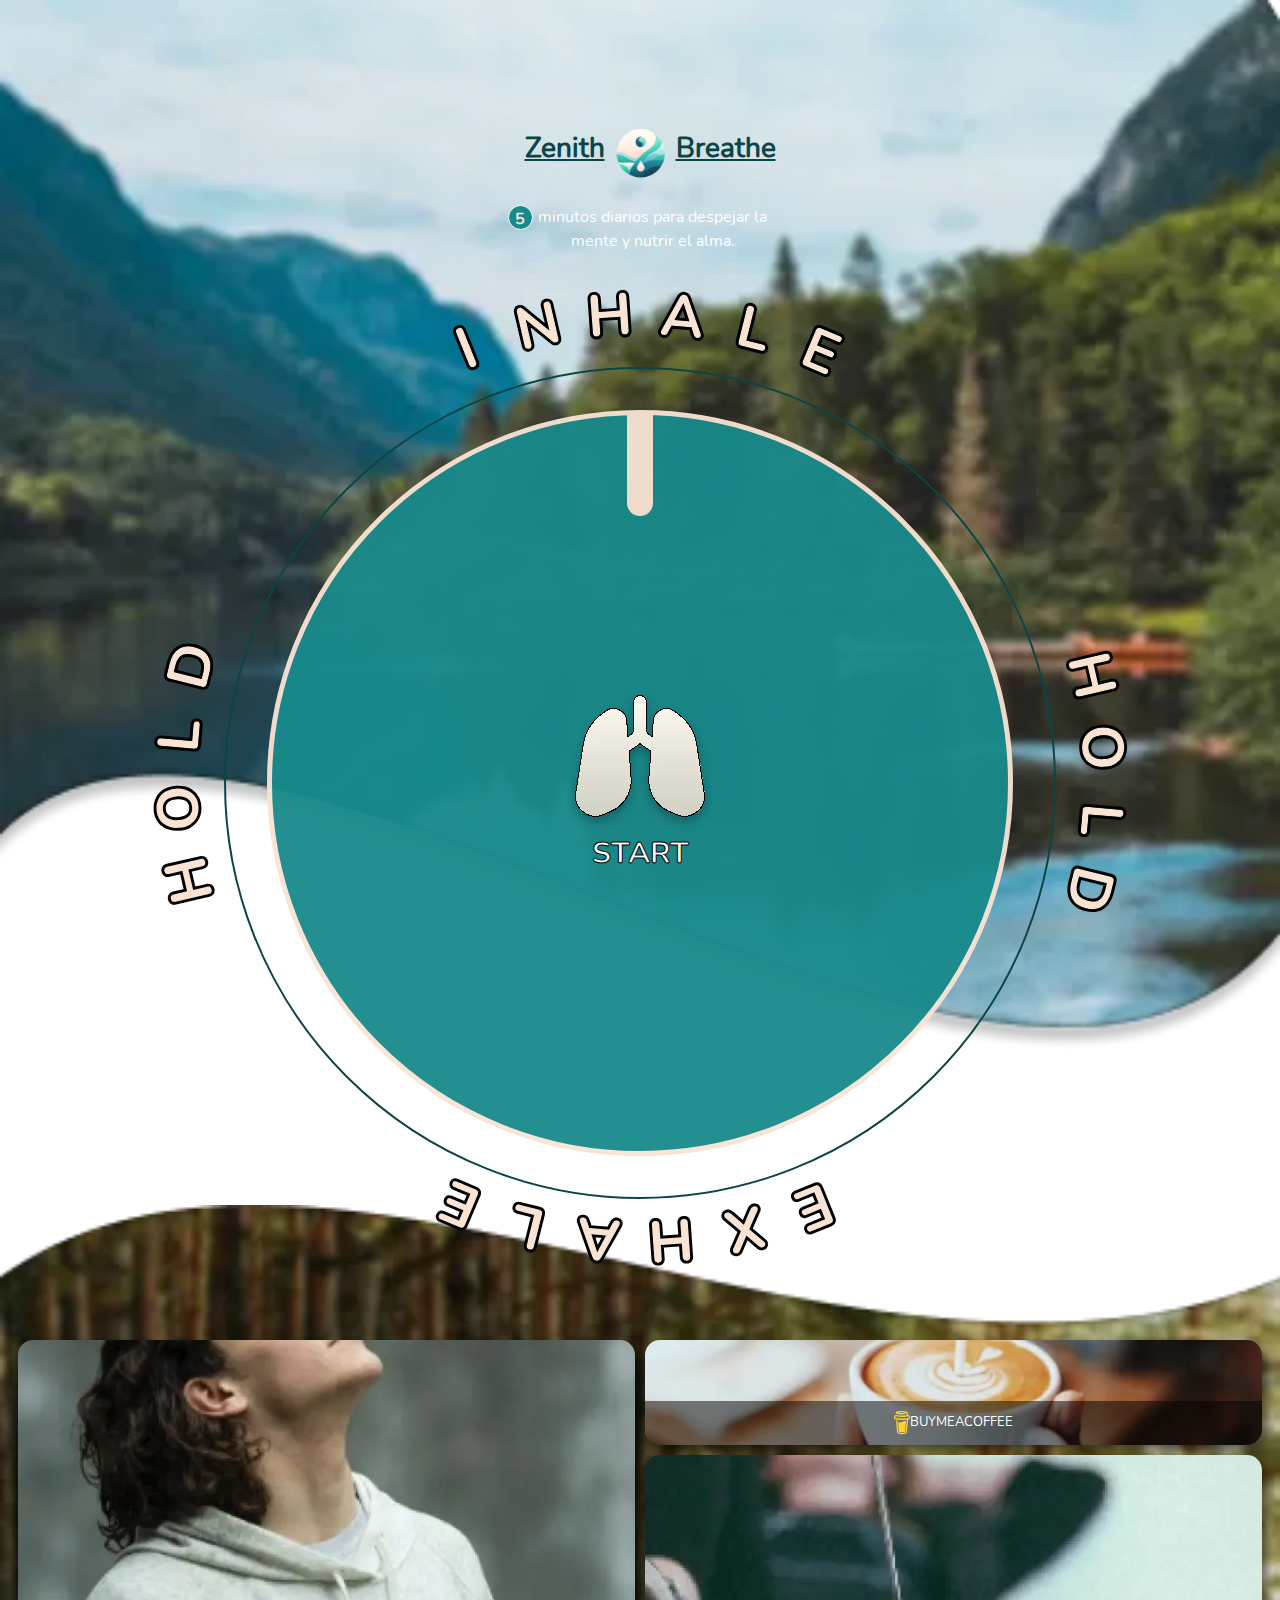
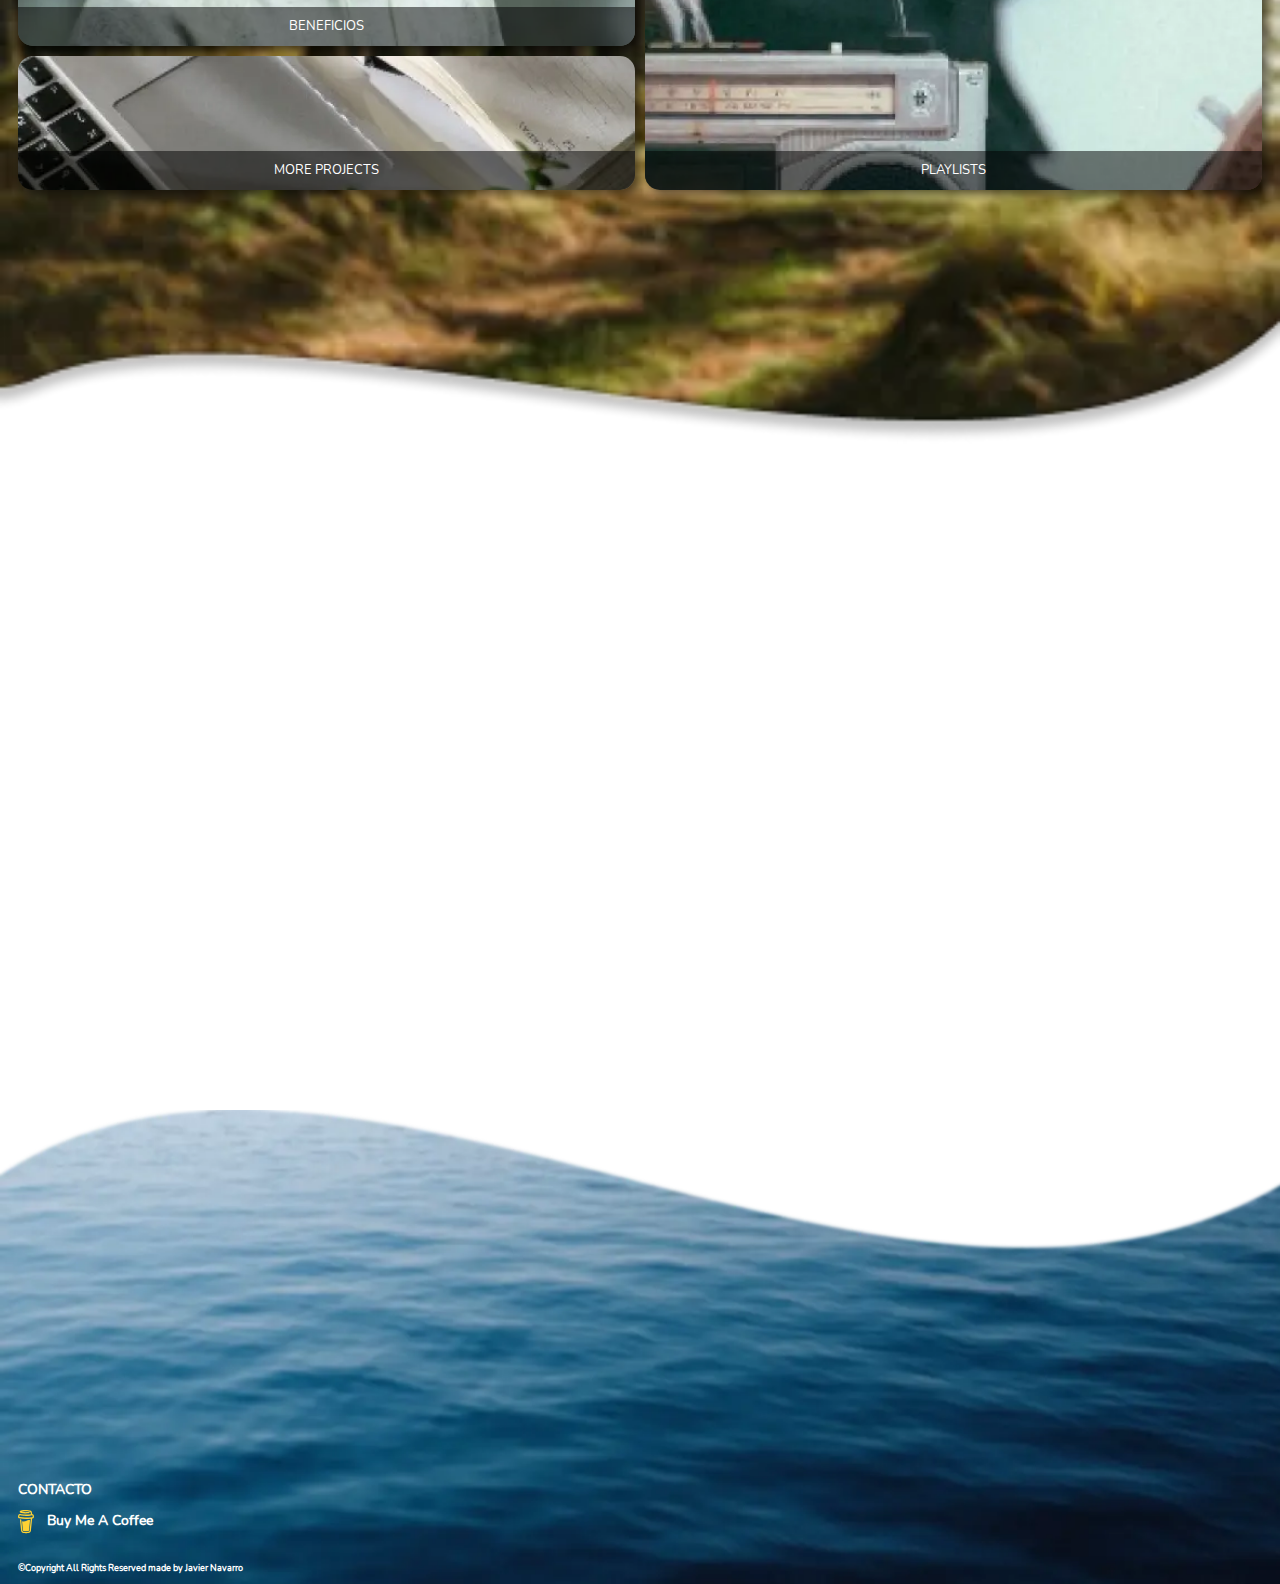
<file: index.html>
<!DOCTYPE html>
<html lang="es">
  <head>
    <meta charset="utf-8" />
    <meta name="viewport" content="width=device-width, initial-scale=1" />
    <!-- SEO = Básico -->
    <!-- Cada página del sitio tiene que ser diferente el título y la descripción -->
    <title>Zenith Breathe - Inicio</title>
    <meta name="description" content="" />
    <meta name="keywords" content="" />

    <!-- Etiquetas Open Graph y Twitter Card, para crear el SEO de Redes Sociales -->
    <meta property="og:title" content="Título de tu página" />
    <meta property="og:description" content="Descripción de tu página" />
    <meta
      property="og:image"
      content="URL de la imagen que quieres mostrar en las redes sociales"
    />
    <meta property="og:url" content="URL de tu página" />
    <meta property="og:type" content="website" />
    <meta name="twitter:card" content="summary_large_image" />
    <meta name="twitter:title" content="Título de tu página" />
    <meta name="twitter:description" content="Descripción de tu página" />
    <meta
      name="twitter:image"
      content="URL de la imagen que quieres mostrar en Twitter"
    />

    <!-- App Web, inidicar al navegador que elementos mostrar en un JSON -->
    <link rel="manifest" href="site.webmanifest" />
    <!-- icono de acceso para IOS -->
    <link rel="apple-touch-icon" href="icon.png" />
    <!-- Recordar que favicon.ico tiene que estar en el directorio inicial -->
    <link rel="shortcut icon" href="favicon.ico"/>
    <!-- links de estilos -->
    <link rel="stylesheet" href="css/style.css" />
    
    <!-- Se cambia el tema de algunos navegadores -->
    <meta name="theme-color" content="#fafafa" />
    <!-- Código de las plataformas de Análisis -->
    <script></script>
    <!-- Scripts a cargar antes de la renderización -->
    <!--<script src="preloader.js"></script>-->
    <script src="https://code.jquery.com/jquery-3.6.4.min.js"></script>
    <script src="js/contador.js"></script>
  </head>
  <body>
    <div class="container">
      <header class="banner">
        <a href="index.html" class="banner__titulo">
          <h1 class="titulo__zenith">Zenith</h1>
          <img class="titulo__img" src="svg/zenithbreathe_logo.svg">
          <h1 class="titulo__breathe">Breathe</h1>
        </a>

        <section class="banner__texto">
          <div class="texto__circulo">
            <h4>5</h4>
          </div>

          <p class="texto__parrafo">minutos diarios para despejar la mente y nutrir el alma.</p>
        </section>
      </header>
      
      <main class="main">
        <section id="contador" class="contador">
          <div class="contador__linea">
            <div id="segundero" class="contador__circulo">
              <div class="circulo__segundero"></div>
            </div>
            <a id="boton" class="boton" onclick="comenzar()">
              <img id="lungs" class="boton__lungs" src="svg/LUNGS.svg">
              <h4 id="start" class="boton__start">START</h4>
            </a>
          </div>
        </section>

        <section class="informacion">
          <section class="links">
            <a href="beneficios.html" class="beneficios"><h3 class="info__texto">BENEFICIOS</h3></a>
            <a href="https://www.buymeacoffee.com/navarrobarbas" class="buymeacoffee">
              <h3 class="info__texto"><img src="svg/buymeacoffee.svg">BUYMEACOFFEE</h3>
            </a>

            <a href="https://github.com/NavarroBarbas" class="projects"><h3 class="info__texto">MORE PROJECTS</h3></a>
            <a href="https://open.spotify.com/playlist/1r4hnyOWexSvylLokn2hUa?si=fb2ec1e722e74bcf" class="playlists"><h3 class="info__texto">PLAYLISTS</h3></a>
          </section>
        </section>
      </main>
      
      <footer class="footer">
        <nav class="footer__nav">
          <a href="https://www.linkedin.com/in/javiernavarroweb" class="contacto"><h4>CONTACTO</h4></a>
          <a href="https://www.buymeacoffee.com/navarrobarbas" class="coffee">
            <img src="svg/buymeacoffee.svg"><h4>Buy Me A Coffee</h4>  
          </a>
        </nav>

        <h6 class="copyright">&copy;Copyright All Rights Reserved made by Javier Navarro</h6>
      </footer>
    </div>

  </body>
</html>
</file>
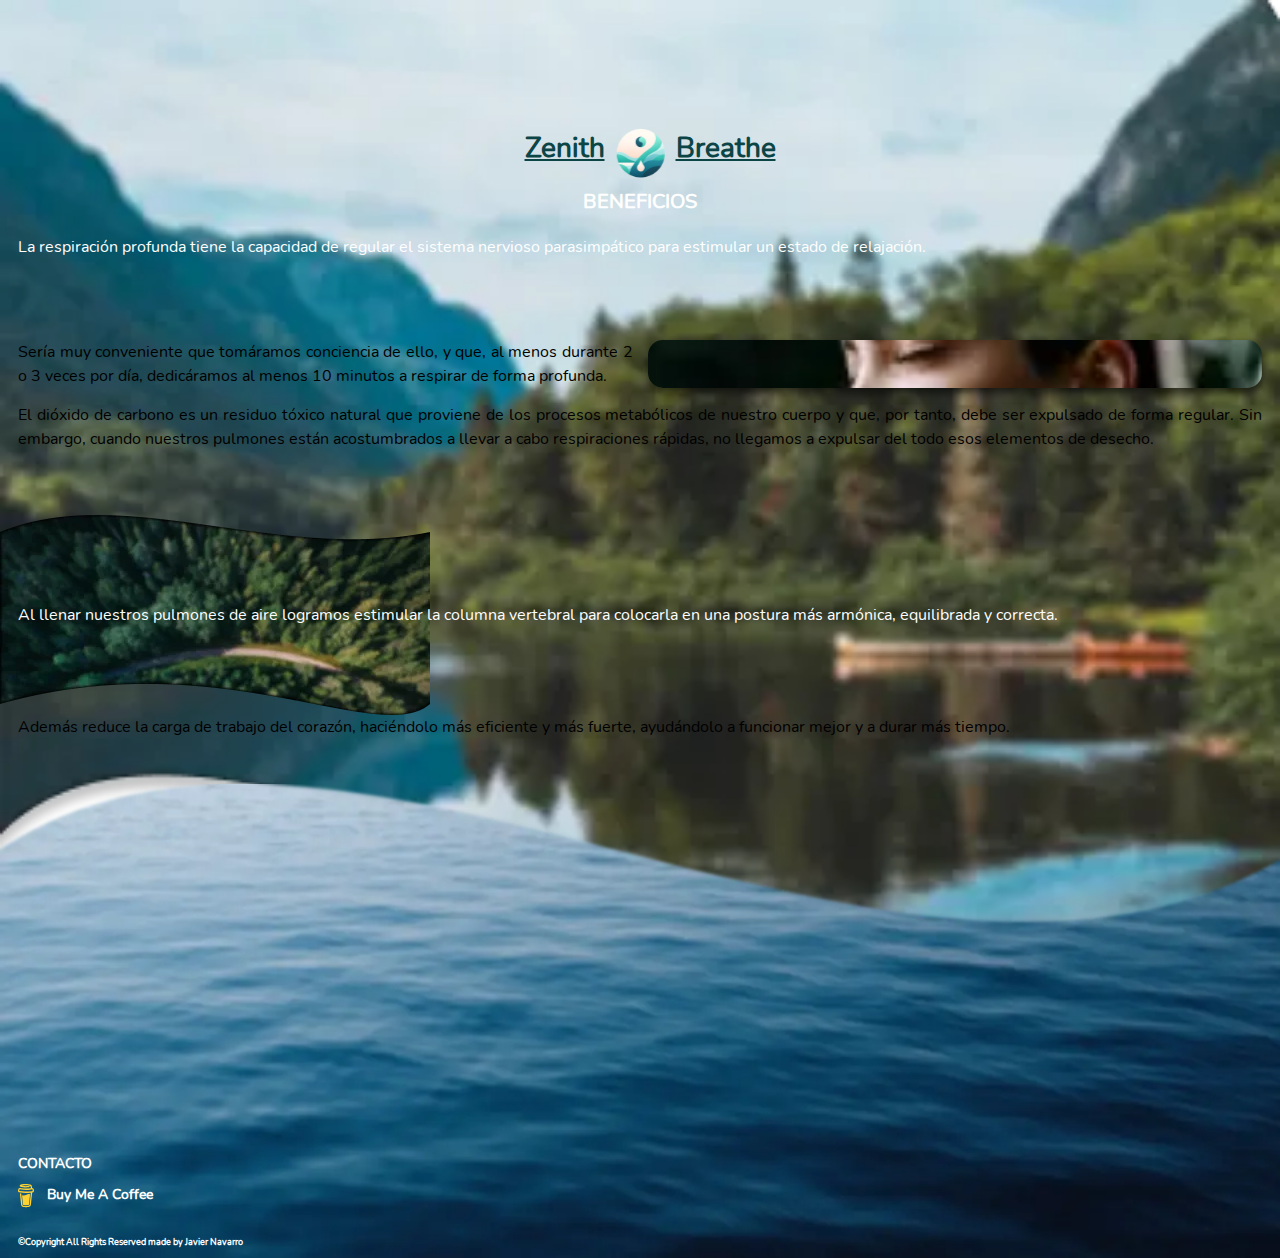
<file: beneficios.html>
<!DOCTYPE html>
<html lang="es">
  <head>
    <meta charset="utf-8" />
    <meta name="viewport" content="width=device-width, initial-scale=1" />
    <!-- SEO = Básico -->
    <!-- Cada página del sitio tiene que ser diferente el título y la descripción -->
    <title>Zenith Breathe - Beneficios</title>
    <meta name="description" content="" />
    <meta name="keywords" content="" />

    <!-- Etiquetas Open Graph y Twitter Card, para crear el SEO de Redes Sociales -->
    <meta property="og:title" content="Título de tu página" />
    <meta property="og:description" content="Descripción de tu página" />
    <meta
      property="og:image"
      content="URL de la imagen que quieres mostrar en las redes sociales"
    />
    <meta property="og:url" content="URL de tu página" />
    <meta property="og:type" content="website" />
    <meta name="twitter:card" content="summary_large_image" />
    <meta name="twitter:title" content="Título de tu página" />
    <meta name="twitter:description" content="Descripción de tu página" />
    <meta
      name="twitter:image"
      content="URL de la imagen que quieres mostrar en Twitter"
    />

    <!-- App Web, inidicar al navegador que elementos mostrar en un JSON -->
    <link rel="manifest" href="site.webmanifest" />
    <!-- icono de acceso para IOS -->
    <link rel="apple-touch-icon" href="icon.png" />
    <!-- Recordar que favicon.ico tiene que estar en el directorio inicial -->
    <link rel="shortcut icon" href="favicon.ico"/>
    <!-- links de estilos -->
    <link rel="stylesheet" href="css/style.css" />
    
    <!-- Se cambia el tema de algunos navegadores -->
    <meta name="theme-color" content="#fafafa" />
    <!-- Código de las plataformas de Análisis -->
    <script></script>
    <!-- Scripts a cargar antes de la renderización -->
    <!--<script src="preloader.js"></script>-->
  </head>
  <body>
    <div class="container">
      <header class="banner">
        <a href="index.html" class="banner__titulo">
          <h1 class="titulo__zenith">Zenith</h1>
          <img class="titulo__img" src="svg/zenithbreathe_logo.svg">
          <h1 class="titulo__breathe">Breathe</h1>
        </a>
        
        <h1 class="banner__beneficios">BENEFICIOS</h1>

        <p class="banner__parrafo">La respiración profunda tiene la capacidad de regular el sistema nervioso parasimpático para estimular un estado de relajación.</p>
          
      </section>
      </header>

      <main class="mainbeneficios">
        <section class="beneficios__seccion">
          <p>Sería muy conveniente que tomáramos conciencia de ello, y que, al menos durante 2 o 3 veces por día, dedicáramos al menos 10 minutos a respirar de forma profunda.</p>
          <div class="seccion__img"></div>
          <p class="seccion__texto">El dióxido de carbono es un residuo tóxico natural que proviene de los procesos metabólicos de nuestro cuerpo y que, por tanto, debe ser expulsado de forma regular. Sin embargo, cuando nuestros pulmones están acostumbrados a llevar a cabo respiraciones rápidas, no llegamos a expulsar del todo esos elementos de desecho.</p>
        </section>
        
        <section class="beneficios__medio">
          <p class="medio__texto">Al llenar nuestros pulmones de aire logramos estimular la columna vertebral para colocarla en una postura más armónica, equilibrada y correcta.</p>
        </section>

        <p class="beneficios__parrafo">Además reduce la carga de trabajo del corazón, haciéndolo más eficiente y más fuerte, ayudándolo a funcionar mejor y a durar más tiempo.</p>

      </main>
      
      <footer class="footer">
        <nav class="footer__nav">
          <a href="https://www.linkedin.com/in/javiernavarroweb" class="contacto"><h4>CONTACTO</h4></a>
          <a href="https://www.buymeacoffee.com/navarrobarbas" class="coffee">
            <img src="svg/buymeacoffee.svg"><h4>Buy Me A Coffee</h4>  
          </a>
        </nav>

        <h6 class="copyright">&copy;Copyright All Rights Reserved made by Javier Navarro</h6>
      </footer>
    </div>

  </body>
</html>
</file>
<file: css/style.css>
/* *********************************** */
@import url(normalize.min.css);
@import url(reset.css);

/* *********************************** */
/* *** ESTILOS GENERALES *** */
/* *********************************** */

/* Tipografía */
@font-face {
  font-family: "Nunito";
  src: url("../font/nunito-regular-webfont.woff2") format("woff2"), url("../font/nunito-regular-webfont.woff") format("woff");
}

@font-face {
  font-family: "NunitoBold";
  src: url("../font/nunito-bold-webfont.woff2") format("woff2"), url("../font/nunito-bold-webfont.woff") format("woff");
}

/* ******************************** */

/* Colores */
:root {
  /* Index */
  /* colors */
  --azul-marino: #19495d;
  --verde-claro: #188a8b;
  --verde-oscuro: #0c4546;
  --beige: #f9e4d4;
}
/* ******************************** */
html {
  font-family: "Nunito", sans-serif;
  background-image: url(../img/smartphone/banner_zenith.webp);
  background-repeat: no-repeat;
  background-size: 100vw;
}

.container {
  width: 100vw;
  display: flex;
  flex-direction: column;
  justify-content: center;
  align-items: center;

  /* BANNER */
  & .banner {
    width: 100vw;

    & .banner__titulo {
      display: flex;
      justify-content: center;
      margin-top: 10vw;
      font-size: 14px;
      height: 50px;
      color: var(--verde-oscuro);

      & .titulo__zenith {
        margin-left: 20px;
      }

      & .titulo__img {
        margin: 0 10px;
      }
    }

    & .banner__texto {
      display: flex;
      align-content: center;
      justify-content: center;
      margin-top: 3vh;

      & .texto__circulo {
        display: flex;
        justify-content: center;
        align-items: center;
        width: 25px;
        height: 25px;
        background-color: var(--verde-claro);
        border: 1px solid white;
        border-radius: 12.5px;
        color: var(--beige);

        & h4 {
          height: 22px;
        }
      }

      & .texto__parrafo {
        width: 240px;
        text-align: center;
        color: white
      }
    }
  }

  /* MAIN INDEX.HTML*/
  & .main {
    display: flex;
    flex-direction: column;
    justify-content: center;
    align-items: center;

    & .contador {
      margin-top: 2vh;
      width: 80vw;
      height: 80vw;
      color: white;
      display: flex;
      align-items: center;
      justify-content: center;
      background-image: url("../svg/pasos.svg");
      background-repeat: no-repeat;
      background-position: center;
      background-size: cover;
      z-index: 1;
  
      & .contador__linea {
        display: flex;
        align-items: center;
        justify-content: center;
        position: relative;
        width: 65vw;
        height: 65vw;
        border: 2px solid var(--verde-oscuro);
        border-radius: 50%;
        
  
        & .contador__circulo {
          display: flex;
          flex-direction: column;
          align-items: center;
          width: 90%;
          height: 90%;
          background-color: var(--verde-claro);
          opacity: 95%;
          border: 5px solid var(--beige);
          border-radius: 50%;
  
          .circulo__segundero {
            width: 2vw;
            height: 8vw;
            background-color: var(--beige);
            border-radius: 0 0 1vw 1vw;
            opacity: 100%;
            margin-top: -2px;
          }
        }
  
        & .boton {
          position: absolute;
          display: flex;
          flex-direction: column;
          justify-content: center;
          align-items: center;
          width: 30vw;
          height: 40vw;
  
          & .boton__start {
            font-family: "NunitoBold", sans-serif;
            text-align: center;
            font-size: 30px;
            -webkit-text-stroke: 1px black;
          }
        }
      }
    }
  
    & .informacion {
      margin-top: -10vh;
      background-image: url("../img/smartphone/background2.webp");
      background-repeat: no-repeat;
      background-size: 100vw;
      width: 100vw;
      height: 100vw;

      & .links {
        height: 50vh;
        display: grid;
        grid-template-columns: repeat(4, 1fr);
        grid-template-rows: repeat(16, 1fr);
        gap: 10px;
        margin: 15vh 2vh 0 2vh;
        

        & .info__texto {
          display: flex;
          justify-content: center;
          align-items: center;
          color: white;
          background-color: rgba(0,0,0, 0.5);
          font-weight: 400;
          width: 100%;
          padding: 10px;
          border-radius: 0 0 15px 15px;
          margin-bottom: 0;
          position: absolute;
          bottom: 0;
          font-size: 80%;
        }

        & .beneficios {
          position: relative;
          grid-column: 1/3;
          grid-row: 1/12;
          background-image: url("../img/smartphone/beneficios_img.webp");
          background-repeat: no-repeat;
          background-size: cover;
          background-position: center;
          border-radius: 15px;
          box-shadow: 5px 5px 10px 0px rgba(0, 0, 0, 0.5);
          transition: transform 0.5s;
        }

        & .buymeacoffee {
          position: relative;
          grid-column: 3/5;
          grid-row: 1/5;
          background-image: url("../img/smartphone/buymeacoffee_img.webp");
          background-repeat: no-repeat;
          background-size: cover;
          background-position: center;
          border-radius: 15px;
          box-shadow: 5px 5px 10px 0px rgba(0, 0, 0, 0.5);
          transition: transform 0.5s;
        }

        & .projects {
          position: relative;
          grid-column: 1/3;
          grid-row: 12/17;
          background-image: url("../img/smartphone/projects_img.webp");
          background-repeat: no-repeat;
          background-size: cover;
          background-position: center;
          border-radius: 15px;
          box-shadow: 5px 5px 10px 0px rgba(0, 0, 0, 0.5);
          transition: transform 0.5s;
        }

        & .playlists {
          position: relative;
          grid-column: 3/5;
          grid-row: 5/17;
          background-image: url("../img/smartphone/playlists_img.webp");
          background-repeat: no-repeat;
          background-size: cover;
          background-position: center;
          border-radius: 15px;
          box-shadow: 5px 5px 10px 0px rgba(0, 0, 0, 0.5);
          transition: transform 0.5s;
        }

        & .beneficios:hover, .buymeacoffee:hover, .projects:hover, .playlists:hover{
          transform: scale(1.2);
          z-index: 1;
          
        }
      }
    }
  }

  /* FOOTER */
  & .footer {
    position: block;
    margin-top: 25vh;
    width: 100vw;
    height: 37vw;
    font-size: 14px;
    background-image: url("../img/smartphone/footer.webp");
    background-repeat: no-repeat;
    background-size: cover;
    color: white;
    display: flex;
    flex-direction: column;
    justify-content: end;
    align-items: start;

    & .footer__nav {
      margin-left: 2vh;
      margin-bottom: 3vh;

      & .contacto {
        text-decoration: none;
        color: white;
      }

      & .coffee {
        text-decoration: none;
        color: white;
        margin-top: 1vh;
        display: flex;
        width: 15vh;
        justify-content: space-between;
        align-items: center;
      }
    }

    & .copyright {
      margin-left: 2vh;
      margin-bottom: 1vh;
    }
  }

  /* BENEFICIOS.HTML */
  & .banner__beneficios {
    color: white;
    text-align: center;
    font-size: 20px;
    margin-top: 1vh;
  }

  & .banner__parrafo {
    color: white;
    text-align: justify;
    margin: 2vh;
    
  }

  & .mainbeneficios {
    text-align: justify;
    
    & .beneficios__seccion {
      display: grid;
      grid-template-columns: repeat(2, 1fr);
      gap: 15px;
      margin: 0 2vh;
      margin-top: 7vh;

      & .seccion__texto {
        grid-column: 1/3;
      }

      & .seccion__img {
        background-image: url("../img/smartphone/RetratoBeneficios.webp");
        background-repeat: no-repeat;
        background-size: cover;
        background-position: center;
        border-radius: 15px;
        box-shadow: 0px 5px 10px 0px rgba(0, 0, 0, 0.6);
      }
    }

    & .beneficios__medio {
      margin-top: 5vw;
      width: 100vw;
      height: 200px;
      background-image: url("../img/smartphone/section_beneficio.webp");
      background-repeat: no-repeat;
      display: flex;
      align-items: center;

      & .medio__texto {
        color: white;
        margin: 0 2vh; 
      }
    }

    & .beneficios__parrafo {
      margin: 0 2vh -20vh;
    }
  }
  
}

.numero {
  font-size: 10em;
  color: var(--beige);
  
}

.fade-out {
  opacity: 0;
  transition: opacity 1s ease-in-out;
}

@keyframes rotateAndPause {
  0% { transform: rotate(0deg); }

  25% { transform: rotate(90deg); }
  
  50% { transform: rotate(180deg); }
  
  75% { transform: rotate(270deg); }
  
  100% { transform: rotate(360deg); }
}
</file>
